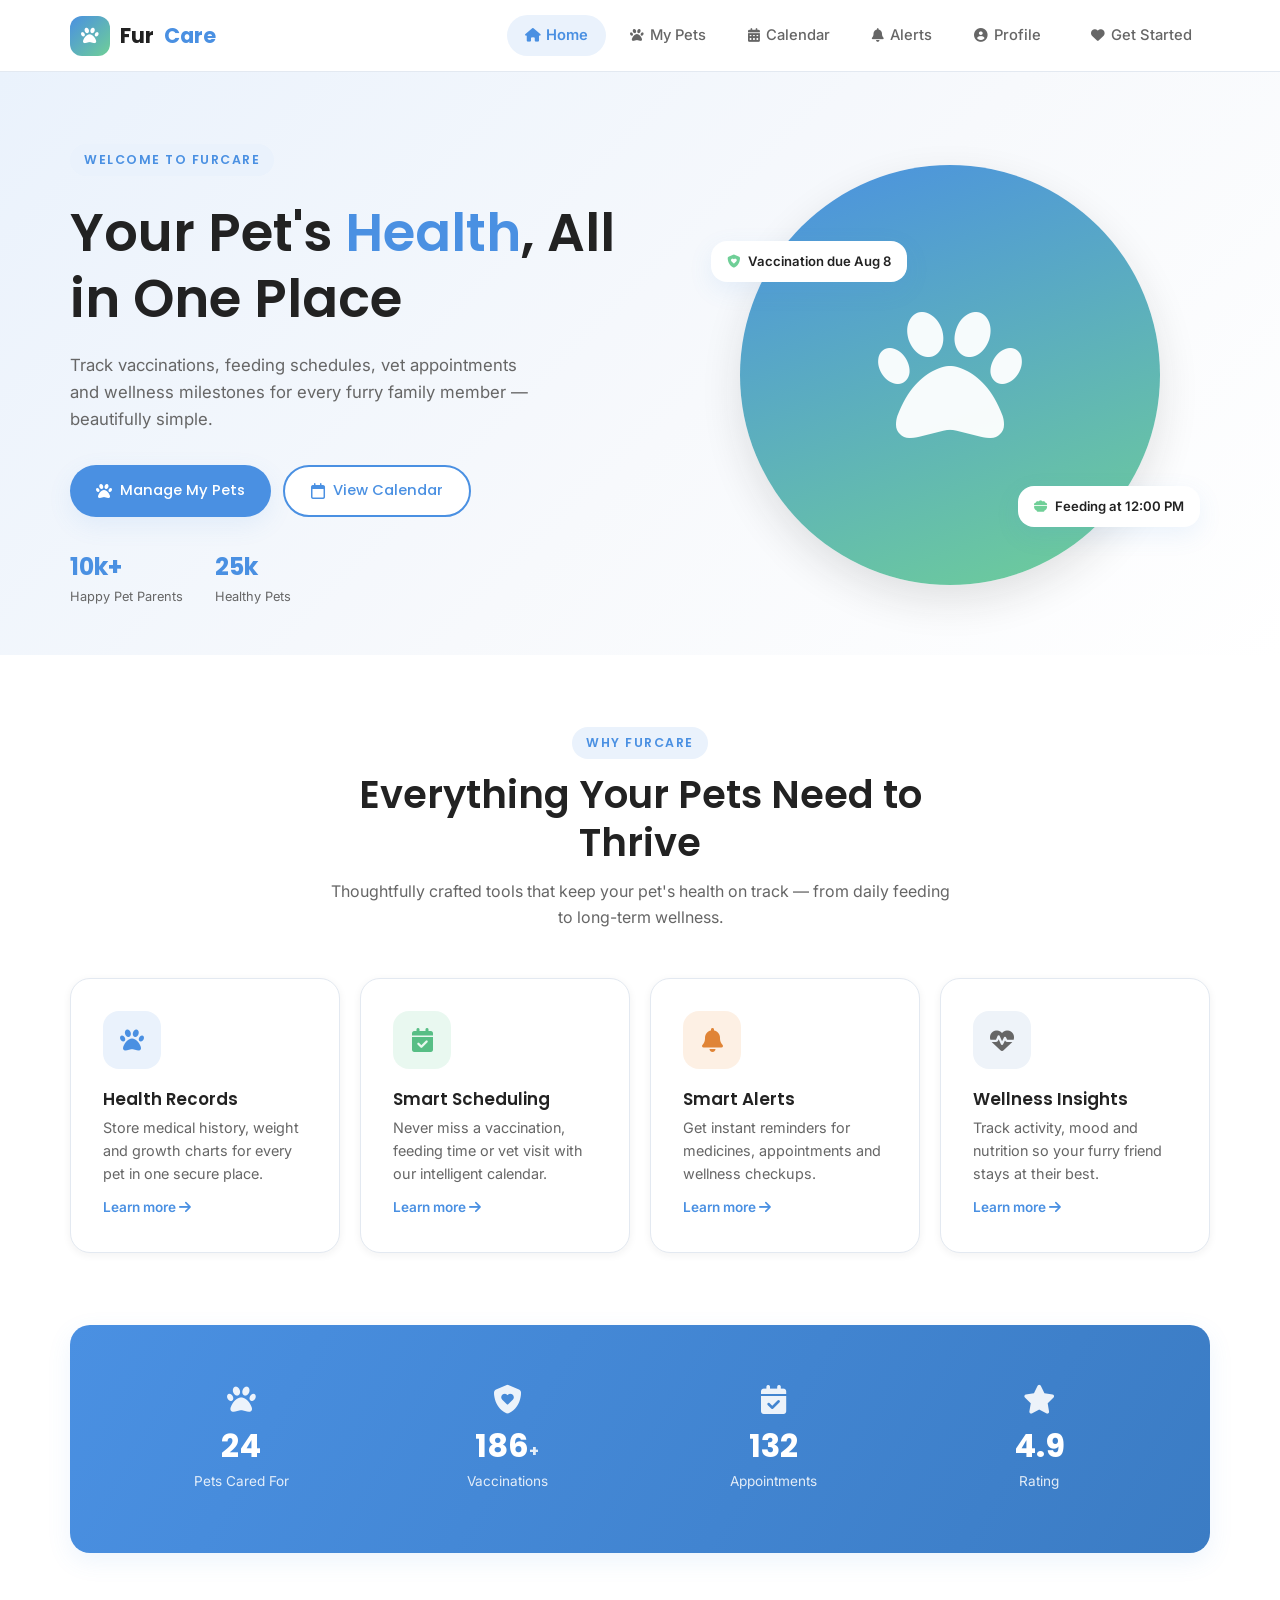
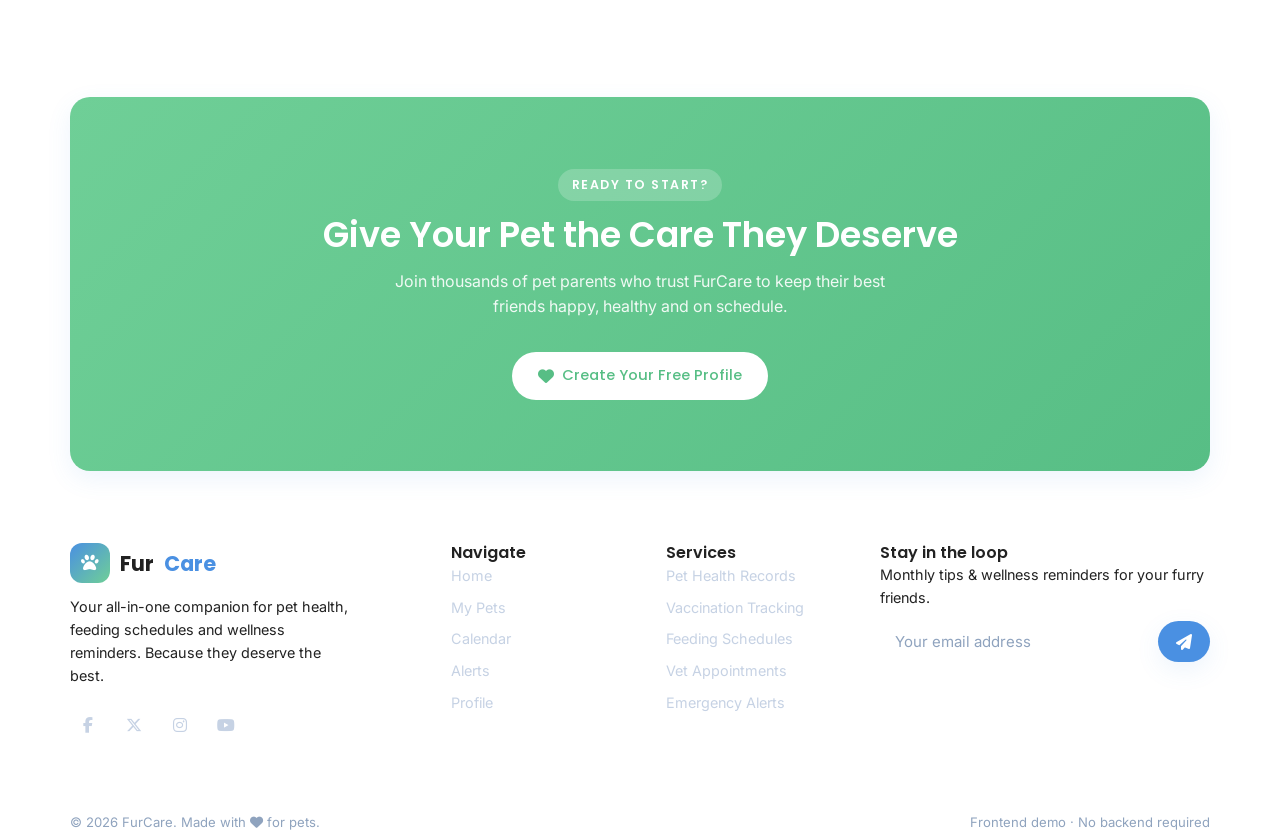
<file: index.html>
<!DOCTYPE html>
<!-- ============================================================
  FurCare — Home Page
  A pet care & health management dashboard (frontend only).
  Navbar, footer, feature cards and stats are rendered by
  js/script.js from JavaScript data arrays.
  ============================================================ -->
<html lang="en">
<head>
  <meta charset="UTF-8">
  <meta name="viewport" content="width=device-width, initial-scale=1.0">
  <meta name="description" content="FurCare — the all-in-one pet care and health management companion.">
  <title>FurCare · Home</title>

  <!-- Google Fonts: Poppins (headings) + Inter (body) -->
  <link rel="preconnect" href="https://fonts.googleapis.com">
  <link rel="preconnect" href="https://fonts.gstatic.com" crossorigin>
  <link href="https://fonts.googleapis.com/css2?family=Inter:wght@400;500;600&family=Poppins:wght@400;500;600;700&display=swap" rel="stylesheet">

  <!-- Font Awesome icons -->
  <link rel="stylesheet" href="https://cdnjs.cloudflare.com/ajax/libs/font-awesome/6.5.2/css/all.min.css">

  <!-- Local stylesheet -->
  <link rel="stylesheet" href="css/style.css">
</head>
<body>

  <!-- Navbar is rendered dynamically by script.js -->
  <header></header>

  <main>
    <!-- ============ HERO SECTION ============ -->
    <section class="hero" aria-label="Welcome to FurCare">
      <div class="container">
        <div class="hero-content reveal visible">
          <span class="section-eyebrow">Welcome to FurCare</span>
          <h1>Your Pet's <span class="highlight">Health</span>, All in One Place</h1>
          <p>
            Track vaccinations, feeding schedules, vet appointments and wellness
            milestones for every furry family member — beautifully simple.
          </p>
          <div class="hero-actions">
            <a href="pets.html" class="btn btn-primary">
              <i class="fa-solid fa-paw"></i> Manage My Pets
            </a>
            <a href="calendar.html" class="btn btn-outline">
              <i class="fa-regular fa-calendar"></i> View Calendar
            </a>
          </div>
          <div class="hero-stats">
            <div>
              <div class="stat-num">10k+</div>
              <div class="stat-label">Happy Pet Parents</div>
            </div>
            <div>
              <div class="stat-num">25k</div>
              <div class="stat-label">Healthy Pets</div>
            </div>
          </div>
        </div>

        <!-- Decorative illustration -->
        <div class="hero-visual reveal visible">
          <div class="hero-paw" aria-hidden="true">
            <i class="fa-solid fa-paw"></i>
          </div>
          <div class="hero-float-card card-1">
            <i class="fa-solid fa-shield-heart"></i> Vaccination due Aug 8
          </div>
          <div class="hero-float-card card-2">
            <i class="fa-solid fa-bowl-food"></i> Feeding at 12:00 PM
          </div>
        </div>
      </div>
    </section>

    <!-- ============ FEATURES SECTION ============ -->
    <section class="section" aria-label="Features">
      <div class="container">
        <div class="section-header reveal">
          <span class="section-eyebrow">Why FurCare</span>
          <h2>Everything Your Pets Need to Thrive</h2>
          <p>
            Thoughtfully crafted tools that keep your pet's health on track —
            from daily feeding to long-term wellness.
          </p>
        </div>

        <!-- Feature cards injected by renderFeatures() -->
        <div class="grid grid-4" id="featuresGrid"></div>
      </div>
    </section>

    <!-- ============ STATISTICS SECTION ============ -->
    <section class="section section--tight" aria-label="Platform statistics">
      <div class="container">
        <!-- Stat cards injected by renderStats() -->
        <div class="stats-band grid grid-4" id="statsBand"></div>
      </div>
    </section>

    <!-- ============ CALL TO ACTION ============ -->
    <section class="section" aria-label="Get started">
      <div class="container">
        <div class="cta-section reveal">
          <span class="section-eyebrow eyebrow-light">Ready to start?</span>
          <h2>Give Your Pet the Care They Deserve</h2>
          <p>
            Join thousands of pet parents who trust FurCare to keep their best
            friends happy, healthy and on schedule.
          </p>
          <a href="profile.html" class="btn">
            <i class="fa-solid fa-heart"></i> Create Your Free Profile
          </a>
        </div>
      </div>
    </section>
  </main>

  <!-- Footer is rendered dynamically by script.js -->
  <footer></footer>

  <!-- Application script -->
  <script src="js/script.js"></script>
</body>
</html>
</file>
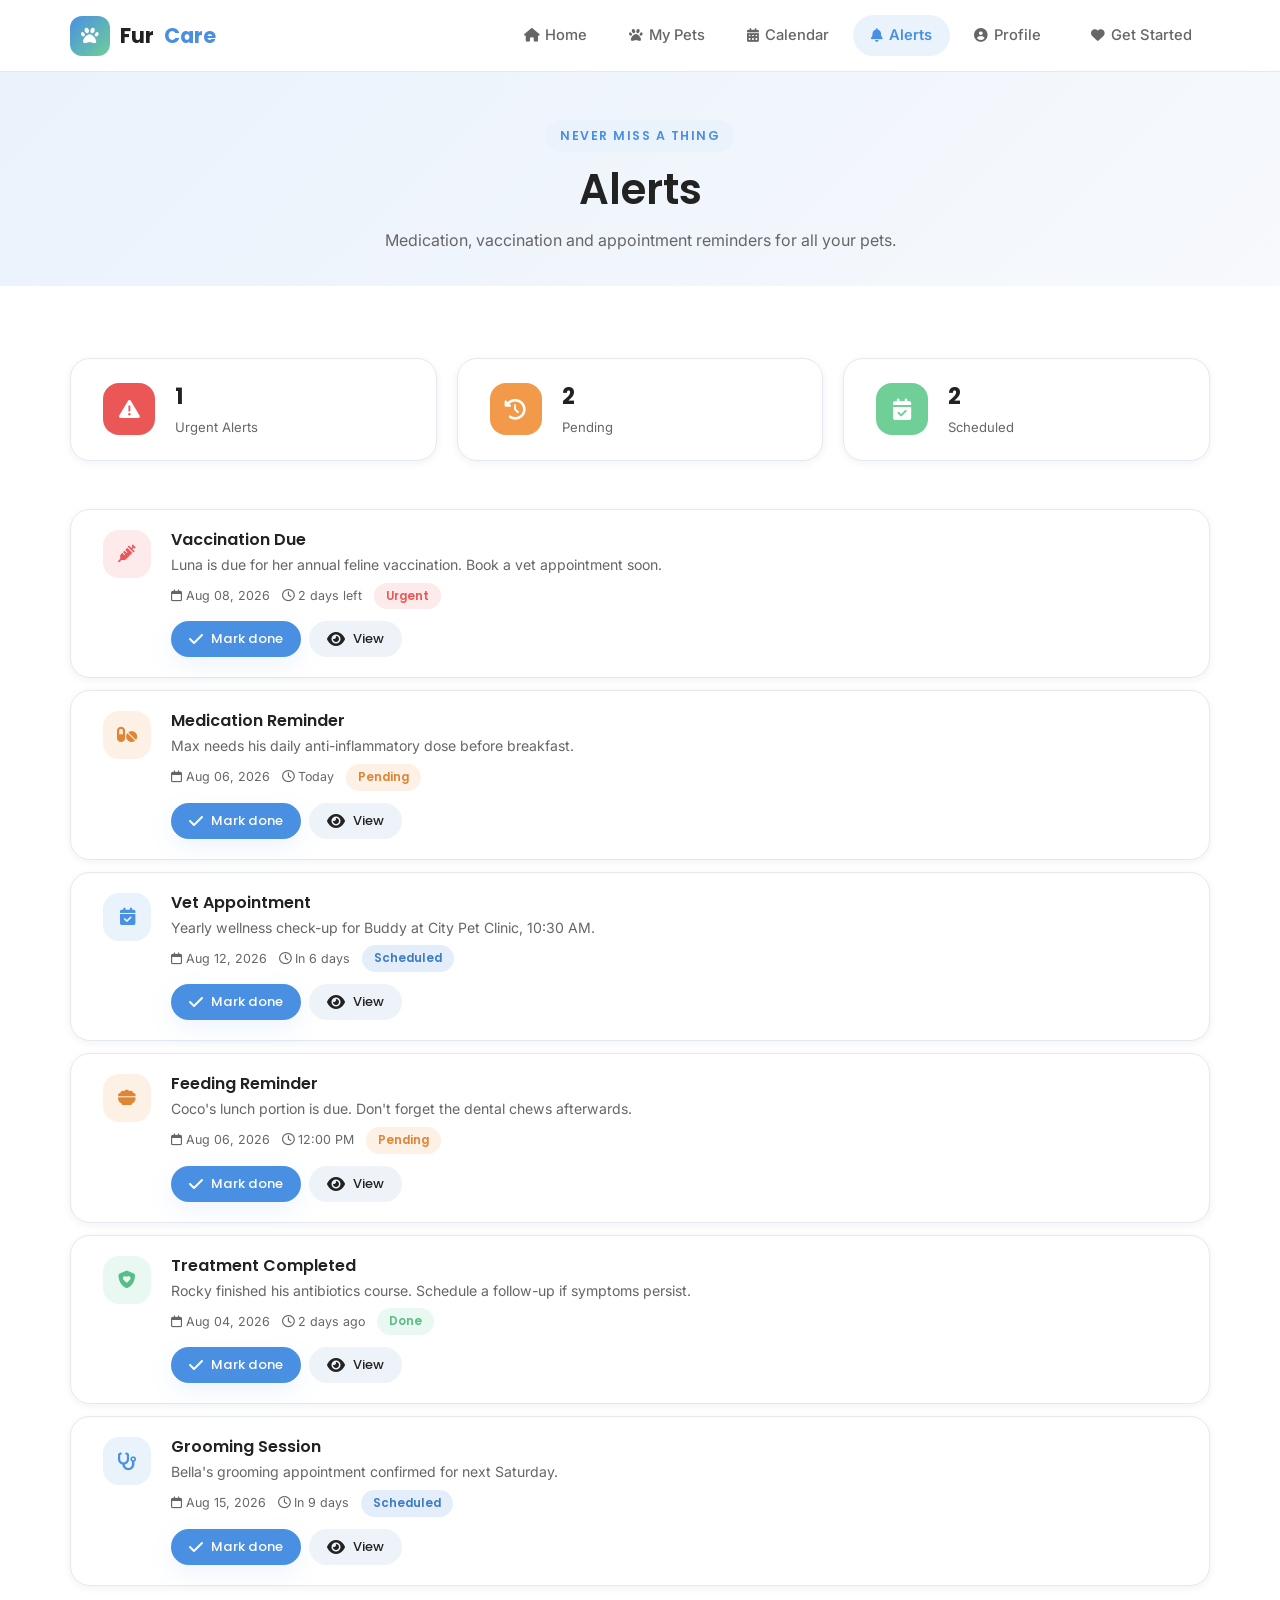
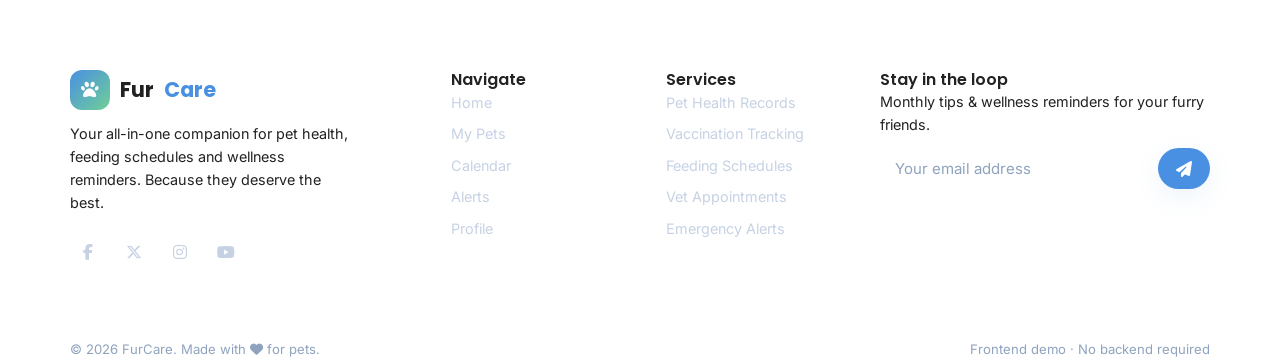
<file: alerts.html>
<!DOCTYPE html>
<!-- ============================================================
  FurCare — Alerts Page
  Summary cards and alert cards are generated dynamically by
  js/script.js (renderAlertSummary / renderAlertCards).
  ============================================================ -->
<html lang="en">
<head>
  <meta charset="UTF-8">
  <meta name="viewport" content="width=device-width, initial-scale=1.0">
  <meta name="description" content="View medication, vaccination and appointment alerts for your pets.">
  <title>FurCare · Alerts</title>

  <!-- Google Fonts: Poppins (headings) + Inter (body) -->
  <link rel="preconnect" href="https://fonts.googleapis.com">
  <link rel="preconnect" href="https://fonts.gstatic.com" crossorigin>
  <link href="https://fonts.googleapis.com/css2?family=Inter:wght@400;500;600&family=Poppins:wght@400;500;600;700&display=swap" rel="stylesheet">

  <!-- Font Awesome icons -->
  <link rel="stylesheet" href="https://cdnjs.cloudflare.com/ajax/libs/font-awesome/6.5.2/css/all.min.css">

  <!-- Local stylesheet -->
  <link rel="stylesheet" href="css/style.css">
</head>
<body>

  <!-- Navbar is rendered dynamically by script.js -->
  <header></header>

  <main>
    <!-- ============ PAGE HEADER ============ -->
    <div class="page-header">
      <div class="container">
        <span class="section-eyebrow">Never Miss a Thing</span>
        <h1>Alerts</h1>
        <p>Medication, vaccination and appointment reminders for all your pets.</p>
      </div>
    </div>

    <section class="section" aria-label="Alerts overview">
      <div class="container">

        <!-- Summary cards injected by renderAlertSummary() -->
        <div class="alerts-summary" id="alertsSummary"></div>

        <!-- Alert cards injected by renderAlertCards() -->
        <div id="alertsList"></div>

      </div>
    </section>
  </main>

  <!-- Footer is rendered dynamically by script.js -->
  <footer></footer>

  <!-- Application script -->
  <script src="js/script.js"></script>
</body>
</html>
</file>
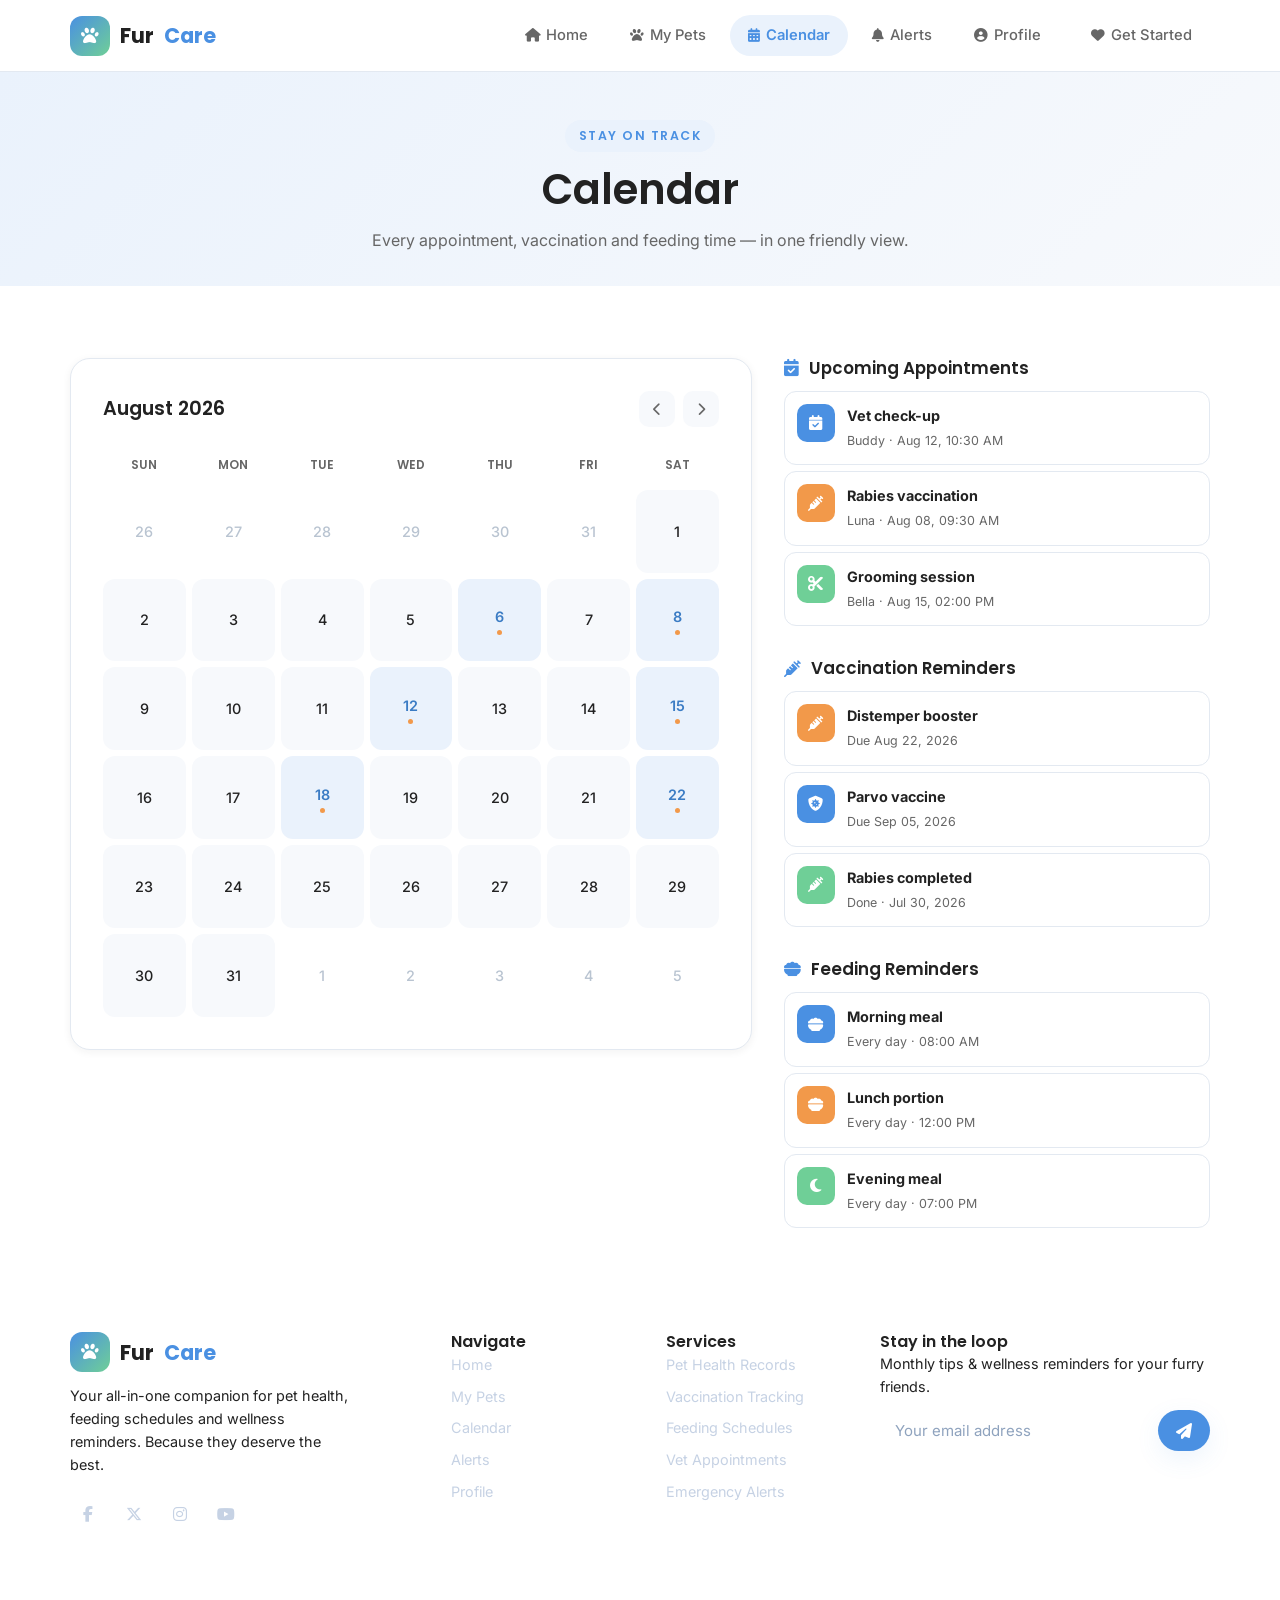
<file: calendar.html>
<!DOCTYPE html>
<!-- ============================================================
  FurCare — Calendar Page
  The monthly calendar grid and all reminder lists are generated
  by js/script.js (renderCalendar / renderReminderList).
  ============================================================ -->
<html lang="en">
<head>
  <meta charset="UTF-8">
  <meta name="viewport" content="width=device-width, initial-scale=1.0">
  <meta name="description" content="Track appointments, vaccinations and feeding schedules with the FurCare calendar.">
  <title>FurCare · Calendar</title>

  <!-- Google Fonts: Poppins (headings) + Inter (body) -->
  <link rel="preconnect" href="https://fonts.googleapis.com">
  <link rel="preconnect" href="https://fonts.gstatic.com" crossorigin>
  <link href="https://fonts.googleapis.com/css2?family=Inter:wght@400;500;600&family=Poppins:wght@400;500;600;700&display=swap" rel="stylesheet">

  <!-- Font Awesome icons -->
  <link rel="stylesheet" href="https://cdnjs.cloudflare.com/ajax/libs/font-awesome/6.5.2/css/all.min.css">

  <!-- Local stylesheet -->
  <link rel="stylesheet" href="css/style.css">
</head>
<body>

  <!-- Navbar is rendered dynamically by script.js -->
  <header></header>

  <main>
    <!-- ============ PAGE HEADER ============ -->
    <div class="page-header">
      <div class="container">
        <span class="section-eyebrow">Stay On Track</span>
        <h1>Calendar</h1>
        <p>Every appointment, vaccination and feeding time — in one friendly view.</p>
      </div>
    </div>

    <section class="section" aria-label="Calendar and reminders">
      <div class="container">
        <div class="calendar-layout">

          <!-- ============ MONTHLY CALENDAR ============ -->
          <div class="card calendar-card reveal">
            <div class="calendar-header">
              <h3 id="calendarMonthLabel">Month</h3>
              <div class="calendar-nav">
                <button id="prevMonthBtn" aria-label="Previous month">
                  <i class="fa-solid fa-chevron-left"></i>
                </button>
                <button id="nextMonthBtn" aria-label="Next month">
                  <i class="fa-solid fa-chevron-right"></i>
                </button>
              </div>
            </div>

            <!-- Weekday labels -->
            <div class="calendar-weekdays" aria-hidden="true">
              <span>Sun</span>
              <span>Mon</span>
              <span>Tue</span>
              <span>Wed</span>
              <span>Thu</span>
              <span>Fri</span>
              <span>Sat</span>
            </div>

            <!-- Days injected by renderCalendar() -->
            <div class="calendar-days" id="calendarDays"></div>
          </div>

          <!-- ============ SIDE REMINDER PANELS ============ -->
          <aside aria-label="Reminders">
            <div class="reminder-section">
              <h3><i class="fa-solid fa-calendar-check"></i> Upcoming Appointments</h3>
              <div id="upcomingList"></div>
            </div>

            <div class="reminder-section">
              <h3><i class="fa-solid fa-syringe"></i> Vaccination Reminders</h3>
              <div id="vaccinationList"></div>
            </div>

            <div class="reminder-section">
              <h3><i class="fa-solid fa-bowl-food"></i> Feeding Reminders</h3>
              <div id="feedingList"></div>
            </div>
          </aside>

        </div>
      </div>
    </section>
  </main>

  <!-- Footer is rendered dynamically by script.js -->
  <footer></footer>

  <!-- Application script -->
  <script src="js/script.js"></script>
</body>
</html>
</file>
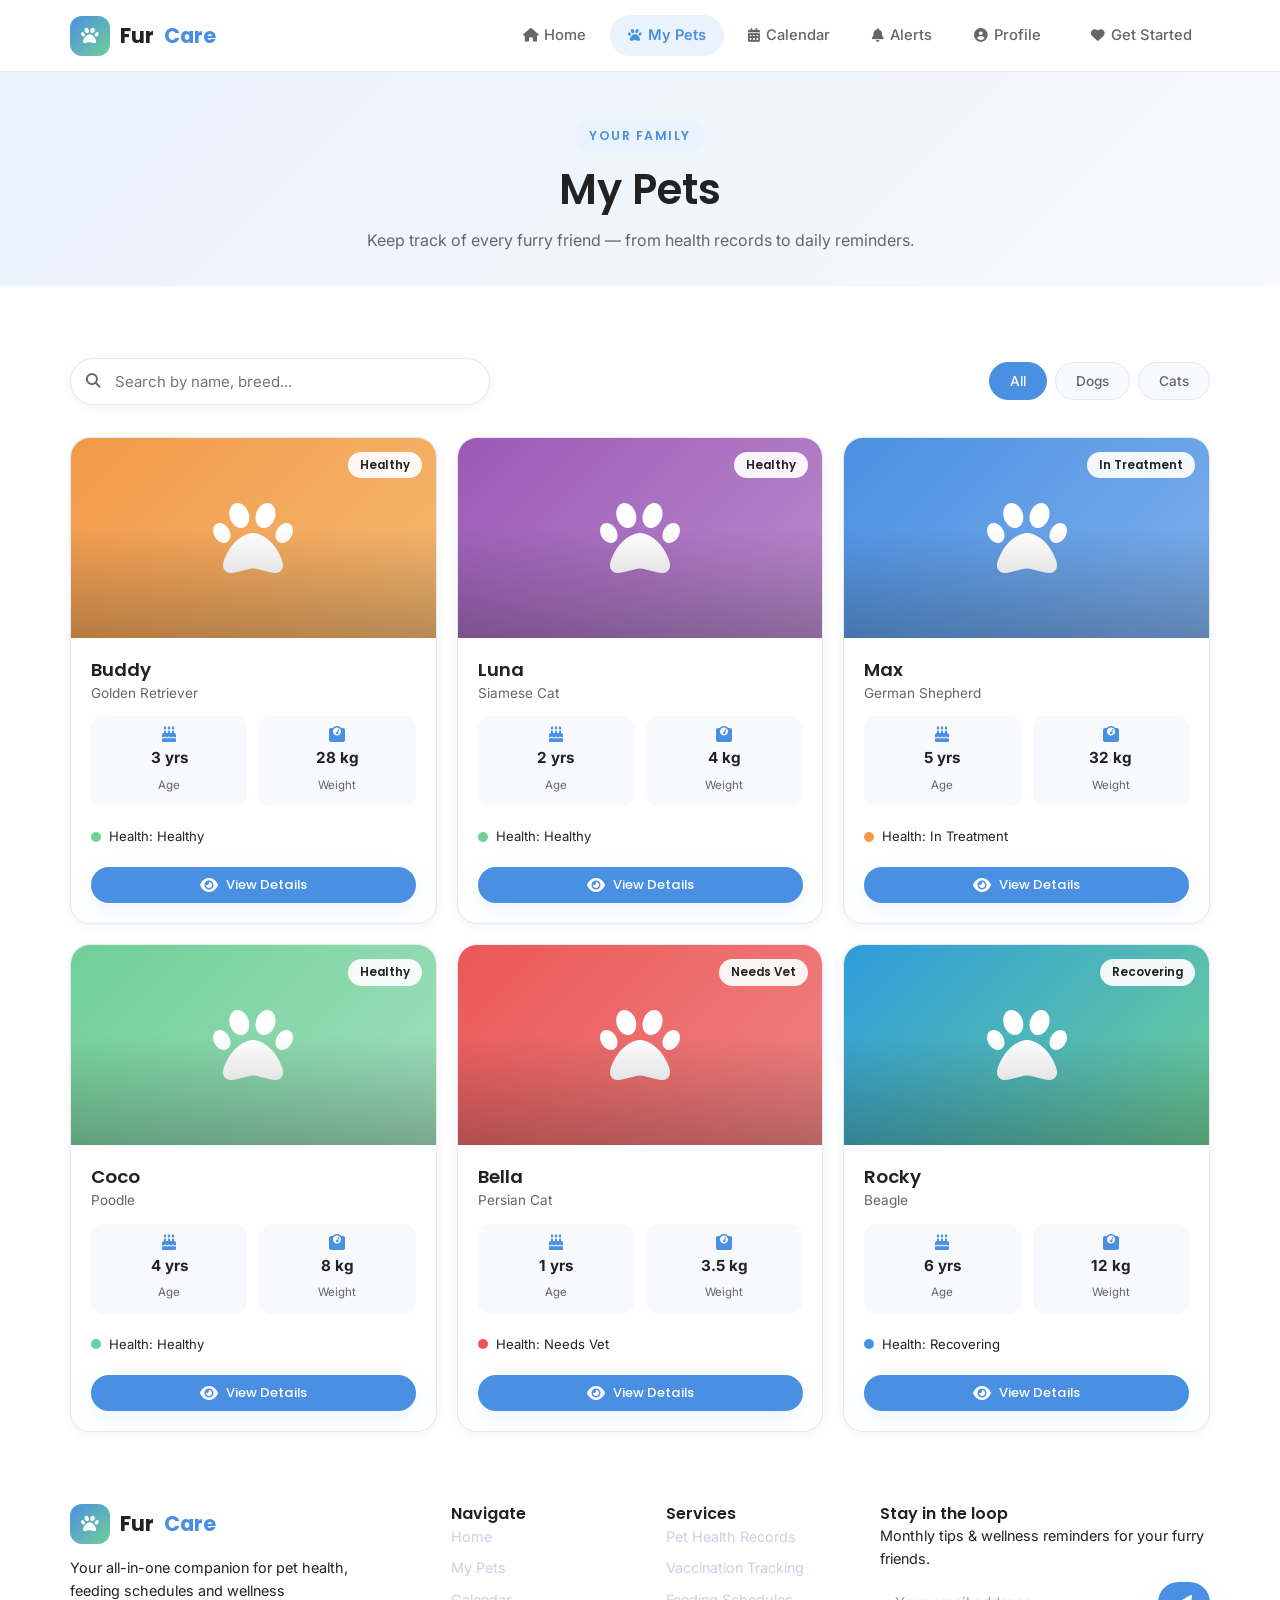
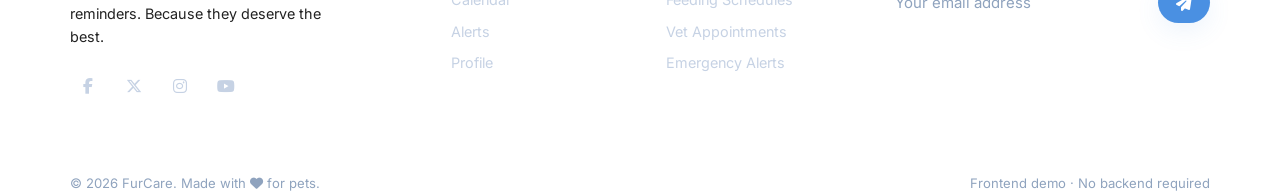
<file: pets.html>
<!DOCTYPE html>
<!-- ============================================================
  FurCare — My Pets Page
  Pet cards, search bar and filter buttons are all rendered
  dynamically by js/script.js (renderPetToolbar / renderPetCards).
  ============================================================ -->
<html lang="en">
<head>
  <meta charset="UTF-8">
  <meta name="viewport" content="width=device-width, initial-scale=1.0">
  <meta name="description" content="Manage your pets' health records, weight and status with FurCare.">
  <title>FurCare · My Pets</title>

  <!-- Google Fonts: Poppins (headings) + Inter (body) -->
  <link rel="preconnect" href="https://fonts.googleapis.com">
  <link rel="preconnect" href="https://fonts.gstatic.com" crossorigin>
  <link href="https://fonts.googleapis.com/css2?family=Inter:wght@400;500;600&family=Poppins:wght@400;500;600;700&display=swap" rel="stylesheet">

  <!-- Font Awesome icons -->
  <link rel="stylesheet" href="https://cdnjs.cloudflare.com/ajax/libs/font-awesome/6.5.2/css/all.min.css">

  <!-- Local stylesheet -->
  <link rel="stylesheet" href="css/style.css">
</head>
<body>

  <!-- Navbar is rendered dynamically by script.js -->
  <header></header>

  <main>
    <!-- ============ PAGE HEADER ============ -->
    <div class="page-header">
      <div class="container">
        <span class="section-eyebrow">Your Family</span>
        <h1>My Pets</h1>
        <p>Keep track of every furry friend — from health records to daily reminders.</p>
      </div>
    </div>

    <section class="section" aria-label="Pets list">
      <div class="container">
        <!-- Search bar + filter buttons injected by renderPetToolbar() -->
        <div class="pets-toolbar" id="petsToolbar"></div>

        <!-- Pet cards injected by renderPetCards() -->
        <div class="grid grid-3" id="petsGrid"></div>
      </div>
    </section>
  </main>

  <!-- Footer is rendered dynamically by script.js -->
  <footer></footer>

  <!-- Application script -->
  <script src="js/script.js"></script>
</body>
</html>
</file>
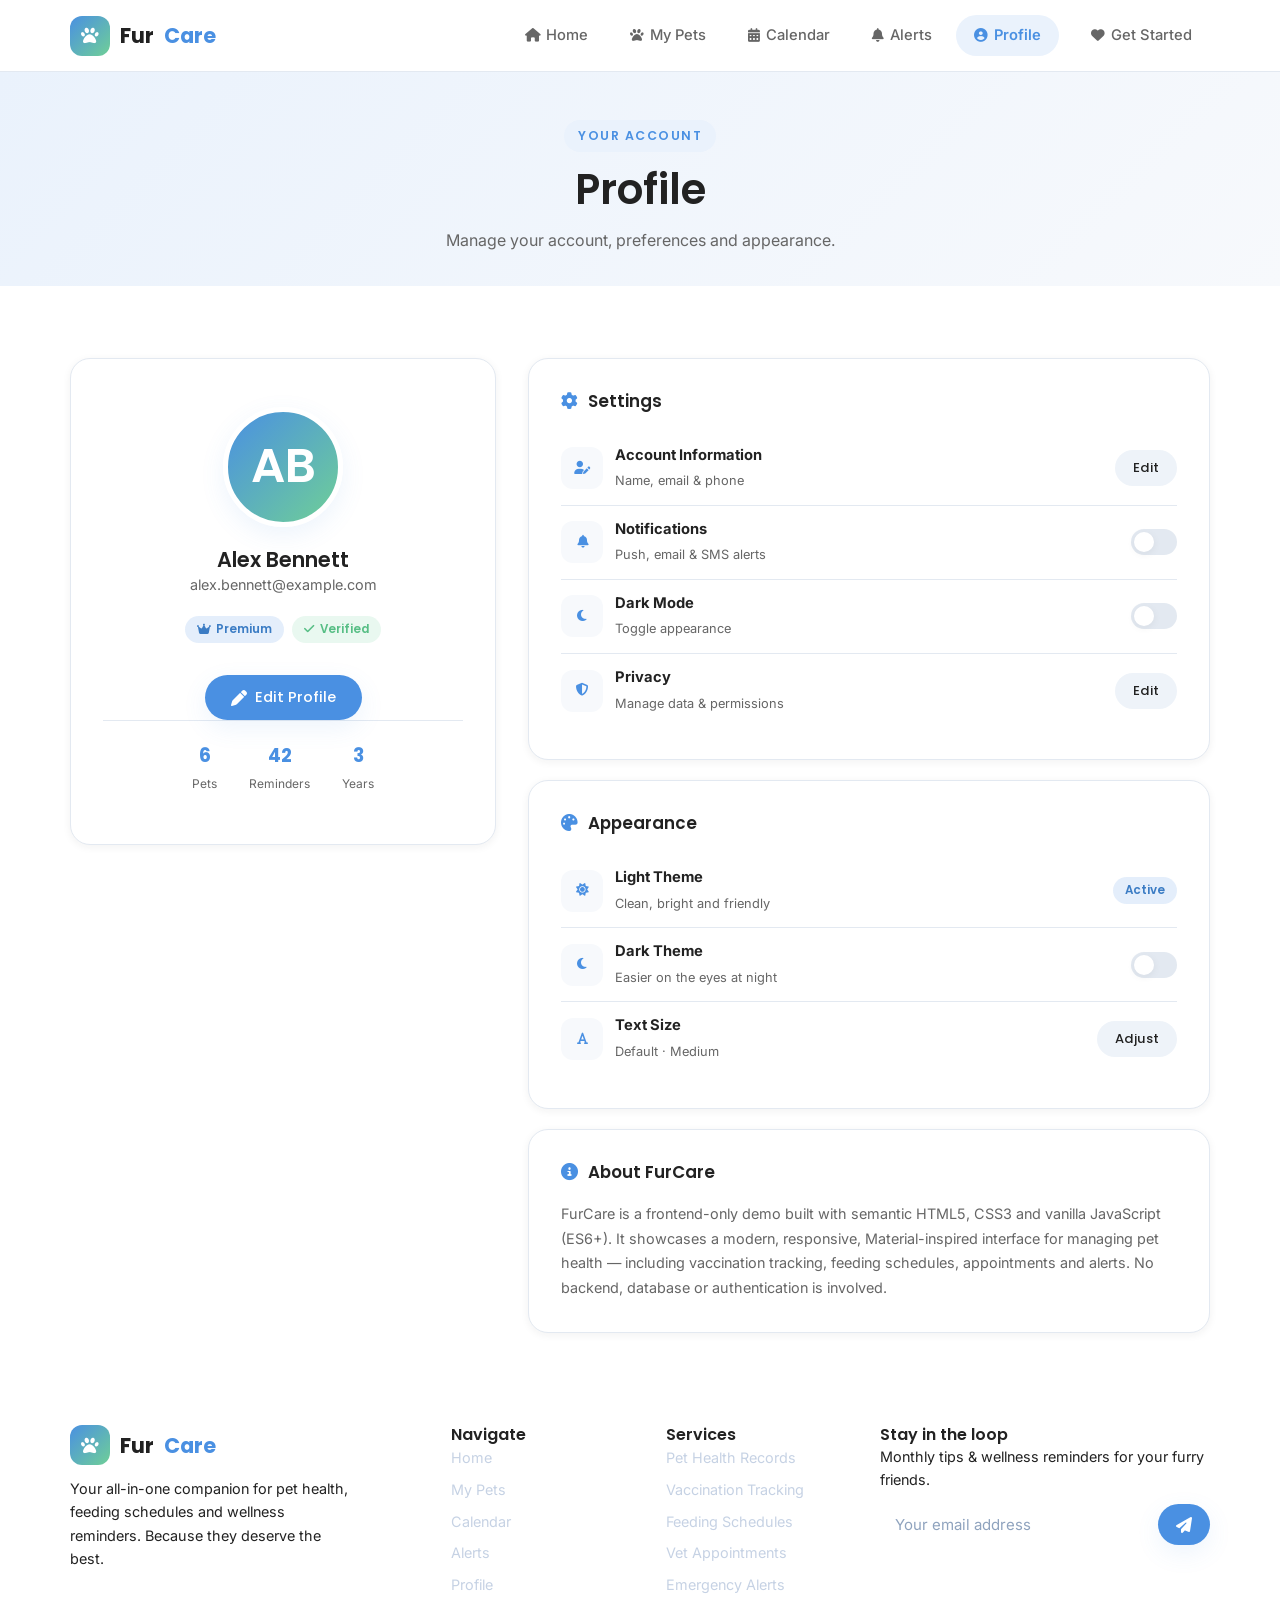
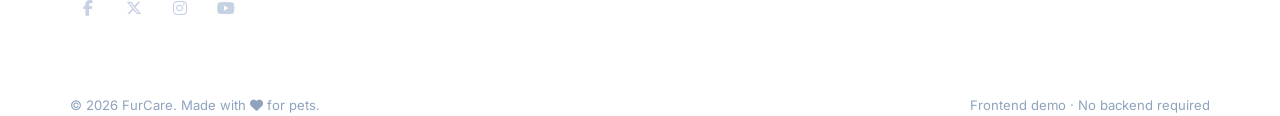
<file: profile.html>
<!DOCTYPE html>
<!-- ============================================================
  FurCare — Profile Page
  Settings cards and toggle switches are generated dynamically
  by js/script.js (renderProfileSettings).
  ============================================================ -->
<html lang="en">
<head>
  <meta charset="UTF-8">
  <meta name="viewport" content="width=device-width, initial-scale=1.0">
  <meta name="description" content="Manage your FurCare account, appearance and preferences.">
  <title>FurCare · Profile</title>

  <!-- Google Fonts: Poppins (headings) + Inter (body) -->
  <link rel="preconnect" href="https://fonts.googleapis.com">
  <link rel="preconnect" href="https://fonts.gstatic.com" crossorigin>
  <link href="https://fonts.googleapis.com/css2?family=Inter:wght@400;500;600&family=Poppins:wght@400;500;600;700&display=swap" rel="stylesheet">

  <!-- Font Awesome icons -->
  <link rel="stylesheet" href="https://cdnjs.cloudflare.com/ajax/libs/font-awesome/6.5.2/css/all.min.css">

  <!-- Local stylesheet -->
  <link rel="stylesheet" href="css/style.css">
</head>
<body>

  <!-- Navbar is rendered dynamically by script.js -->
  <header></header>

  <main>
    <!-- ============ PAGE HEADER ============ -->
    <div class="page-header">
      <div class="container">
        <span class="section-eyebrow">Your Account</span>
        <h1>Profile</h1>
        <p>Manage your account, preferences and appearance.</p>
      </div>
    </div>

    <section class="section" aria-label="Profile details">
      <div class="container">
        <div class="profile-layout">

          <!-- ============ IDENTITY CARD ============ -->
          <div class="card profile-card reveal">
            <div class="profile-avatar">AB</div>
            <h2>Alex Bennett</h2>
            <p class="profile-email">alex.bennett@example.com</p>

            <div class="profile-badges">
              <span class="badge badge-info"><i class="fa-solid fa-crown"></i> Premium</span>
              <span class="badge badge-success"><i class="fa-solid fa-check"></i> Verified</span>
            </div>

            <button class="btn btn-primary">
              <i class="fa-solid fa-pen"></i> Edit Profile
            </button>

            <div class="profile-stats-row">
              <div>
                <strong>6</strong>
                <span>Pets</span>
              </div>
              <div>
                <strong>42</strong>
                <span>Reminders</span>
              </div>
              <div>
                <strong>3</strong>
                <span>Years</span>
              </div>
            </div>
          </div>

          <!-- ============ SETTINGS + ABOUT ============ -->
          <div>
            <!-- Settings list injected by renderProfileSettings() -->
            <div class="card profile-panel reveal">
              <h3><i class="fa-solid fa-gear"></i> Settings</h3>
              <div id="settingsList"></div>
            </div>

            <!-- Appearance card -->
            <div class="card profile-panel reveal">
              <h3><i class="fa-solid fa-palette"></i> Appearance</h3>
              <div class="setting-item">
                <div class="setting-label">
                  <span class="setting-icon"><i class="fa-solid fa-sun"></i></span>
                  <div><strong>Light Theme</strong><span>Clean, bright and friendly</span></div>
                </div>
                <span class="badge badge-info">Active</span>
              </div>
              <div class="setting-item">
                <div class="setting-label">
                  <span class="setting-icon"><i class="fa-solid fa-moon"></i></span>
                  <div><strong>Dark Theme</strong><span>Easier on the eyes at night</span></div>
                </div>
                <button class="toggle theme-toggle" aria-label="Toggle dark theme" aria-pressed="false"></button>
              </div>
              <div class="setting-item">
                <div class="setting-label">
                  <span class="setting-icon"><i class="fa-solid fa-font"></i></span>
                  <div><strong>Text Size</strong><span>Default · Medium</span></div>
                </div>
                <button class="btn btn-ghost btn-sm">Adjust</button>
              </div>
            </div>

            <!-- About card -->
            <div class="card profile-panel reveal">
              <h3><i class="fa-solid fa-circle-info"></i> About FurCare</h3>
              <p class="about-text">
                FurCare is a frontend-only demo built with semantic HTML5, CSS3 and
                vanilla JavaScript (ES6+). It showcases a modern, responsive,
                Material-inspired interface for managing pet health — including
                vaccination tracking, feeding schedules, appointments and alerts.
                No backend, database or authentication is involved.
              </p>
            </div>
          </div>

        </div>
      </div>
    </section>
  </main>

  <!-- Footer is rendered dynamically by script.js -->
  <footer></footer>

  <!-- Application script -->
  <script src="js/script.js"></script>
</body>
</html>
</file>
<file: css/style.css>
/* ============================================================
   FurCare - Global Stylesheet
   A premium, Material-inspired pet care & health management UI
   ------------------------------------------------------------
   TABLE OF CONTENTS
   01. Design Tokens (CSS Variables)
   02. Reset & Base
   03. Utilities (container, grid, buttons, badges)
   04. Navigation Bar
   05. Footer
   06. Page Hero / Page Header
   07. Home Page Sections
   08. Pets Page
   09. Calendar Page
   10. Alerts Page
   11. Profile Page
   12. Animations & Effects
   13. Responsive Breakpoints
   ============================================================ */

/* ============================================================
   01. DESIGN TOKENS
   ============================================================ */
:root {
  /* Brand colors */
  --primary: #4A90E2;
  --primary-dark: #3B7CC4;
  --primary-light: #EAF2FC;
  --secondary: #6FCF97;
  --secondary-dark: #57BE85;
  --accent: #F2994A;
  --accent-dark: #E08436;

  /* Neutral colors */
  --background: #FFFFFF;
  --surface: #F7F9FC;
  --surface-2: #EEF3F9;
  --text: #222222;
  --text-secondary: #666666;
  --border: #E3E9F1;
  --white: #FFFFFF;

  /* Status colors */
  --success: #6FCF97;
  --warning: #F2994A;
  --danger: #EB5757;
  --info: #4A90E2;

  /* Radius & shadows */
  --radius-lg: 20px;
  --radius-md: 16px;
  --radius-sm: 12px;
  --shadow-sm: 0 2px 8px rgba(34, 34, 34, 0.06);
  --shadow-md: 0 8px 24px rgba(74, 144, 226, 0.10);
  --shadow-lg: 0 16px 40px rgba(34, 34, 34, 0.12);

  /* Spacing */
  --space-xs: 6px;
  --space-sm: 12px;
  --space-md: 20px;
  --space-lg: 32px;
  --space-xl: 48px;
  --space-xxl: 72px;

  /* Typography */
  --font-heading: 'Poppins', 'Segoe UI', sans-serif;
  --font-body: 'Inter', 'Segoe UI', sans-serif;

  /* Misc */
  --transition: all 0.3s cubic-bezier(0.4, 0, 0.2, 1);
  --nav-height: 72px;
}

/* ============================================================
   02. RESET & BASE
   ============================================================ */
*,
*::before,
*::after {
  margin: 0;
  padding: 0;
  box-sizing: border-box;
}

html {
  scroll-behavior: smooth;
}

body {
  font-family: var(--font-body);
  font-size: 16px;
  line-height: 1.6;
  color: var(--text);
  background-color: var(--background);
  -webkit-font-smoothing: antialiased;
  transition: background-color 0.3s ease, color 0.3s ease;
}

h1, h2, h3, h4, h5, h6 {
  font-family: var(--font-heading);
  font-weight: 600;
  line-height: 1.25;
  color: var(--text);
}

a {
  text-decoration: none;
  color: inherit;
  transition: var(--transition);
}

ul, ol {
  list-style: none;
}

img, svg {
  max-width: 100%;
  display: block;
}

button {
  font-family: var(--font-body);
  cursor: pointer;
  border: none;
  background: none;
}

input, select, textarea {
  font-family: var(--font-body);
  font-size: 15px;
  color: var(--text);
}

main {
  min-height: calc(100vh - var(--nav-height) - 380px);
}

/* ============================================================
   03. UTILITIES
   ============================================================ */
.container {
  width: 100%;
  max-width: 1180px;
  margin: 0 auto;
  padding: 0 var(--space-md);
}

.section {
  padding: var(--space-xxl) 0;
}

.section-header {
  text-align: center;
  max-width: 620px;
  margin: 0 auto var(--space-xl);
}

.section-header h2 {
  font-size: clamp(1.7rem, 3.5vw, 2.4rem);
  margin-bottom: var(--space-sm);
}

.section-header p {
  color: var(--text-secondary);
}

/* Utilities to avoid inline styles */
.section--tight {
  padding-top: 0;
}

.eyebrow-light {
  color: var(--white) !important;
  background: rgba(255, 255, 255, 0.2) !important;
}

.section-eyebrow {
  display: inline-block;
  font-family: var(--font-heading);
  font-size: 0.78rem;
  font-weight: 600;
  letter-spacing: 1.5px;
  text-transform: uppercase;
  color: var(--primary);
  background: var(--primary-light);
  padding: 6px 14px;
  border-radius: 100px;
  margin-bottom: var(--space-sm);
}

.page-header {
  background: linear-gradient(135deg, var(--primary-light), var(--surface));
  padding: var(--space-xl) 0 var(--space-lg);
  text-align: center;
}

.page-header h1 {
  font-size: clamp(1.8rem, 4vw, 2.6rem);
}

.page-header p {
  color: var(--text-secondary);
  max-width: 560px;
  margin: var(--space-sm) auto 0;
}

/* Grid system */
.grid {
  display: grid;
  gap: var(--space-md);
}

.grid-3 {
  grid-template-columns: repeat(3, 1fr);
}

.grid-2 {
  grid-template-columns: repeat(2, 1fr);
}

.grid-4 {
  grid-template-columns: repeat(4, 1fr);
}

/* Buttons */
.btn {
  display: inline-flex;
  align-items: center;
  justify-content: center;
  gap: 8px;
  font-family: var(--font-heading);
  font-size: 0.92rem;
  font-weight: 500;
  padding: 12px 26px;
  border-radius: 100px;
  transition: var(--transition);
  will-change: transform;
}

.btn i {
  font-size: 1rem;
}

.btn-primary {
  background: var(--primary);
  color: var(--white);
  box-shadow: var(--shadow-md);
}

.btn-primary:hover {
  background: var(--primary-dark);
  transform: translateY(-3px);
  box-shadow: var(--shadow-lg);
}

.btn-secondary {
  background: var(--secondary);
  color: var(--white);
  box-shadow: var(--shadow-md);
}

.btn-secondary:hover {
  background: var(--secondary-dark);
  transform: translateY(-3px);
}

.btn-accent {
  background: var(--accent);
  color: var(--white);
  box-shadow: var(--shadow-md);
}

.btn-accent:hover {
  background: var(--accent-dark);
  transform: translateY(-3px);
}

.btn-outline {
  background: var(--white);
  color: var(--primary);
  border: 2px solid var(--primary);
}

.btn-outline:hover {
  background: var(--primary);
  color: var(--white);
  transform: translateY(-3px);
}

.btn-ghost {
  background: var(--surface-2);
  color: var(--text);
}

.btn-ghost:hover {
  background: var(--border);
  transform: translateY(-2px);
}

.btn-sm {
  padding: 8px 18px;
  font-size: 0.82rem;
}

/* Cards */
.card {
  background: var(--white);
  border: 1px solid var(--border);
  border-radius: var(--radius-lg);
  box-shadow: var(--shadow-sm);
  transition: var(--transition);
}

.card:hover {
  transform: translateY(-6px);
  box-shadow: var(--shadow-md);
}

/* Badges */
.badge {
  display: inline-flex;
  align-items: center;
  gap: 6px;
  font-size: 0.74rem;
  font-weight: 600;
  font-family: var(--font-heading);
  padding: 4px 12px;
  border-radius: 100px;
  white-space: nowrap;
}

.badge-success { background: rgba(111, 207, 151, 0.15); color: var(--secondary-dark); }
.badge-warning { background: rgba(242, 153, 74, 0.15); color: var(--accent-dark); }
.badge-danger  { background: rgba(235, 87, 87, 0.12);  color: var(--danger); }
.badge-info    { background: rgba(74, 144, 226, 0.15); color: var(--primary-dark); }

/* ============================================================
   04. NAVIGATION BAR
   ============================================================ */
.navbar {
  position: sticky;
  top: 0;
  z-index: 1000;
  background: rgba(255, 255, 255, 0.92);
  backdrop-filter: blur(12px);
  border-bottom: 1px solid var(--border);
  height: var(--nav-height);
}

.navbar .container {
  display: flex;
  align-items: center;
  justify-content: space-between;
  height: 100%;
}

.nav-logo {
  display: flex;
  align-items: center;
  gap: 10px;
  font-family: var(--font-heading);
  font-size: 1.3rem;
  font-weight: 700;
}

.nav-logo .logo-icon {
  width: 40px;
  height: 40px;
  display: flex;
  align-items: center;
  justify-content: center;
  border-radius: 12px;
  background: linear-gradient(135deg, var(--primary), var(--secondary));
  color: var(--white);
  font-size: 1.1rem;
}

.nav-logo span {
  color: var(--primary);
}

.nav-links {
  display: flex;
  align-items: center;
  gap: 6px;
}

.nav-links a {
  font-size: 0.92rem;
  font-weight: 500;
  color: var(--text-secondary);
  padding: 9px 18px;
  border-radius: 100px;
  position: relative;
}

.nav-links a i {
  margin-right: 6px;
  font-size: 0.85rem;
}

.nav-links a:hover {
  color: var(--primary);
  background: var(--primary-light);
}

.nav-links a.active {
  color: var(--primary);
  background: var(--primary-light);
  font-weight: 600;
}

.nav-cta {
  margin-left: 8px;
}

/* Mobile hamburger */
.nav-toggle {
  display: none;
  width: 44px;
  height: 44px;
  border-radius: 12px;
  background: var(--surface-2);
  color: var(--text);
  font-size: 1.2rem;
  align-items: center;
  justify-content: center;
}

/* ============================================================
   05. FOOTER
   ============================================================ */
.footer {
  background: #1B2A41;
  color: #C6D2E4;
  padding: var(--space-xxl) 0 var(--space-md);
  margin-top: var(--space-xxl);
}

.footer-grid {
  display: grid;
  grid-template-columns: 2fr 1fr 1fr 1.4fr;
  gap: var(--space-xl);
  margin-bottom: var(--space-xl);
}

.footer-brand p {
  margin: var(--space-sm) 0 var(--space-md);
  font-size: 0.9rem;
  max-width: 280px;
}

.footer .nav-logo {
  color: var(--white);
}

.footer-logo-accent {
  color: var(--secondary);
}

.footer h4 {
  color: var(--white);
  font-size: 0.95rem;
  margin-bottom: var(--space-md);
}

.footer-links li {
  margin-bottom: var(--space-xs);
}

.footer-links a {
  color: #C6D2E4;
  font-size: 0.9rem;
}

.footer-links a:hover {
  color: var(--secondary);
  padding-left: 4px;
}

.footer-newsletter p {
  font-size: 0.9rem;
  margin-bottom: var(--space-sm);
}

.newsletter-form {
  display: flex;
  gap: 8px;
}

.newsletter-form input {
  flex: 1;
  padding: 10px 14px;
  border-radius: var(--radius-sm);
  border: 1px solid rgba(255, 255, 255, 0.15);
  background: rgba(255, 255, 255, 0.08);
  color: var(--white);
  outline: none;
}

.newsletter-form input::placeholder {
  color: #8FA3BE;
}

.newsletter-form input:focus {
  border-color: var(--secondary);
}

.footer-bottom {
  display: flex;
  align-items: center;
  justify-content: space-between;
  flex-wrap: wrap;
  gap: var(--space-sm);
  border-top: 1px solid rgba(255, 255, 255, 0.1);
  padding-top: var(--space-md);
  font-size: 0.82rem;
  color: #8FA3BE;
}

.social-links {
  display: flex;
  gap: 10px;
}

.social-links a {
  width: 36px;
  height: 36px;
  display: flex;
  align-items: center;
  justify-content: center;
  border-radius: 10px;
  background: rgba(255, 255, 255, 0.08);
  color: #C6D2E4;
}

.social-links a:hover {
  background: var(--primary);
  color: var(--white);
  transform: translateY(-3px);
}

/* ============================================================
   06. HOME PAGE SECTIONS
   ============================================================ */

/* Hero */
.hero {
  position: relative;
  background: linear-gradient(135deg, var(--primary-light) 0%, var(--surface) 55%, var(--background) 100%);
  padding: var(--space-xxl) 0 var(--space-xl);
  overflow: hidden;
}

.hero .container {
  display: grid;
  grid-template-columns: 1.1fr 1fr;
  gap: var(--space-xl);
  align-items: center;
}

.hero-content h1 {
  font-size: clamp(2rem, 5vw, 3.3rem);
  margin: var(--space-sm) 0 var(--space-md);
}

.hero-content h1 .highlight {
  color: var(--primary);
}

.hero-content p {
  color: var(--text-secondary);
  font-size: 1.05rem;
  max-width: 480px;
  margin-bottom: var(--space-lg);
}

.hero-actions {
  display: flex;
  gap: var(--space-sm);
  flex-wrap: wrap;
  margin-bottom: var(--space-lg);
}

.hero-stats {
  display: flex;
  gap: var(--space-lg);
}

.hero-stats .stat-num {
  font-family: var(--font-heading);
  font-size: 1.5rem;
  font-weight: 700;
  color: var(--primary);
}

.hero-stats .stat-label {
  font-size: 0.8rem;
  color: var(--text-secondary);
}

.hero-visual {
  position: relative;
  display: flex;
  justify-content: center;
}

.hero-paw {
  width: 100%;
  max-width: 420px;
  height: 420px;
  background: linear-gradient(160deg, var(--primary), var(--secondary));
  border-radius: 50%;
  display: flex;
  align-items: center;
  justify-content: center;
  color: rgba(255, 255, 255, 0.95);
  font-size: 9rem;
  box-shadow: var(--shadow-lg);
  animation: float 5s ease-in-out infinite;
}

.hero-float-card {
  position: absolute;
  background: var(--white);
  border-radius: var(--radius-md);
  box-shadow: var(--shadow-md);
  padding: 10px 16px;
  font-size: 0.82rem;
  font-weight: 600;
  display: flex;
  align-items: center;
  gap: 8px;
  animation: float 6s ease-in-out infinite;
}

.hero-float-card i {
  color: var(--secondary);
}

.hero-float-card.card-1 { top: 18%; left: 4%; }
.hero-float-card.card-2 { bottom: 14%; right: 2%; animation-delay: 1.5s; }

/* Feature cards */
.feature-card {
  text-align: left;
  padding: var(--space-lg);
}

.feature-icon {
  width: 58px;
  height: 58px;
  display: flex;
  align-items: center;
  justify-content: center;
  border-radius: var(--radius-md);
  font-size: 1.5rem;
  margin-bottom: var(--space-md);
}

.feature-icon.c-1 { background: var(--primary-light); color: var(--primary); }
.feature-icon.c-2 { background: rgba(111, 207, 151, 0.15); color: var(--secondary-dark); }
.feature-icon.c-3 { background: rgba(242, 153, 74, 0.15); color: var(--accent-dark); }
.feature-icon.c-4 { background: var(--surface-2); color: var(--text-secondary); }

.feature-card h3 {
  font-size: 1.05rem;
  margin-bottom: var(--space-xs);
}

.feature-card p {
  font-size: 0.9rem;
  color: var(--text-secondary);
}

.feature-card .feature-link {
  display: inline-block;
  margin-top: var(--space-sm);
  font-size: 0.85rem;
  font-weight: 600;
  color: var(--primary);
}

.feature-card .feature-link i {
  transition: var(--transition);
}

.feature-card:hover .feature-link i {
  transform: translateX(4px);
}

/* Stats band */
.stats-band {
  background: var(--primary);
  background: linear-gradient(120deg, var(--primary), var(--primary-dark));
  border-radius: var(--radius-lg);
  padding: var(--space-xl);
  box-shadow: var(--shadow-md);
}

.stat-card {
  text-align: center;
  color: var(--white);
  padding: var(--space-sm);
}

.stat-card i {
  font-size: 1.8rem;
  opacity: 0.9;
  margin-bottom: var(--space-xs);
}

.stat-card .stat-num {
  font-family: var(--font-heading);
  font-size: 2rem;
  font-weight: 700;
}

.stat-card .stat-num span {
  font-size: 1rem;
  opacity: 0.85;
}

.stat-card .stat-label {
  font-size: 0.85rem;
  opacity: 0.85;
}

/* CTA section */
.cta-section {
  text-align: center;
  background: linear-gradient(135deg, var(--secondary) 0%, var(--secondary-dark) 100%);
  border-radius: var(--radius-lg);
  padding: var(--space-xxl) var(--space-lg);
  color: var(--white);
  box-shadow: var(--shadow-md);
}

.cta-section h2 {
  color: var(--white);
  font-size: clamp(1.6rem, 3.5vw, 2.2rem);
  margin-bottom: var(--space-sm);
}

.cta-section p {
  opacity: 0.9;
  max-width: 520px;
  margin: 0 auto var(--space-lg);
}

.cta-section .btn {
  background: var(--white);
  color: var(--secondary-dark);
}

.cta-section .btn:hover {
  transform: translateY(-3px);
  box-shadow: var(--shadow-lg);
}

/* ============================================================
   07. PETS PAGE
   ============================================================ */
.pets-toolbar {
  display: flex;
  align-items: center;
  justify-content: space-between;
  flex-wrap: wrap;
  gap: var(--space-md);
  margin-bottom: var(--space-lg);
}

.search-box {
  position: relative;
  flex: 1;
  min-width: 240px;
  max-width: 420px;
}

.search-box i {
  position: absolute;
  left: 16px;
  top: 50%;
  transform: translateY(-50%);
  color: var(--text-secondary);
  font-size: 0.9rem;
}

.search-box input {
  width: 100%;
  padding: 13px 18px 13px 44px;
  border-radius: 100px;
  border: 1px solid var(--border);
  background: var(--white);
  box-shadow: var(--shadow-sm);
  outline: none;
  transition: var(--transition);
}

.search-box input:focus {
  border-color: var(--primary);
  box-shadow: 0 0 0 4px rgba(74, 144, 226, 0.15);
}

.filter-group {
  display: flex;
  gap: 8px;
  flex-wrap: wrap;
}

.filter-btn {
  padding: 10px 20px;
  border-radius: 100px;
  font-size: 0.85rem;
  font-weight: 500;
  color: var(--text-secondary);
  background: var(--surface);
  border: 1px solid var(--border);
  transition: var(--transition);
}

.filter-btn:hover {
  border-color: var(--primary);
  color: var(--primary);
}

.filter-btn.active {
  background: var(--primary);
  color: var(--white);
  border-color: var(--primary);
}

/* Pet card */
.pet-card {
  display: flex;
  flex-direction: column;
  overflow: hidden;
  text-align: left;
}

.pet-media {
  position: relative;
  height: 200px;
  display: flex;
  align-items: center;
  justify-content: center;
  color: var(--white);
  font-size: 5rem;
  overflow: hidden;
}

.pet-media::after {
  content: '';
  position: absolute;
  inset: 0;
  background: linear-gradient(to top, rgba(0, 0, 0, 0.25), transparent 55%);
}

.pet-media .badge {
  position: absolute;
  top: 14px;
  right: 14px;
  z-index: 2;
  background: rgba(255, 255, 255, 0.92);
  color: var(--text);
}

/* Pet card color themes (used instead of inline styles) */
.pet-media.theme-1 { background: linear-gradient(135deg, #F2994A, #F5B971); }
.pet-media.theme-2 { background: linear-gradient(135deg, #9B59B6, #BB8BCE); }
.pet-media.theme-3 { background: linear-gradient(135deg, #4A90E2, #7FB0EC); }
.pet-media.theme-4 { background: linear-gradient(135deg, #6FCF97, #A2E0BE); }
.pet-media.theme-5 { background: linear-gradient(135deg, #EB5757, #F18484); }
.pet-media.theme-6 { background: linear-gradient(135deg, #2D9CDB, #6FCF97); }

.pet-body {
  padding: var(--space-md);
  flex: 1;
  display: flex;
  flex-direction: column;
}

.pet-body h3 {
  font-size: 1.15rem;
  margin-bottom: 2px;
}

.pet-breed {
  font-size: 0.85rem;
  color: var(--text-secondary);
  margin-bottom: var(--space-sm);
}

.pet-meta {
  display: grid;
  grid-template-columns: repeat(2, 1fr);
  gap: var(--space-sm);
  margin-bottom: var(--space-md);
}

.pet-meta-item {
  background: var(--surface);
  border-radius: var(--radius-sm);
  padding: 10px;
  text-align: center;
}

.pet-meta-item i {
  display: block;
  color: var(--primary);
  font-size: 1rem;
  margin-bottom: 4px;
}

.pet-meta-item strong {
  display: block;
  font-size: 0.95rem;
}

.pet-meta-item span {
  font-size: 0.72rem;
  color: var(--text-secondary);
}

.pet-health {
  display: flex;
  align-items: center;
  gap: 8px;
  font-size: 0.82rem;
  margin-bottom: var(--space-md);
}

.pet-health .health-dot {
  width: 10px;
  height: 10px;
  border-radius: 50%;
}

.health-dot.success { background: var(--success); }
.health-dot.warning { background: var(--warning); }
.health-dot.danger  { background: var(--danger); }
.health-dot.info    { background: var(--info); }

.pet-card .btn {
  margin-top: auto;
  width: 100%;
}

/* Empty state */
.empty-state {
  text-align: center;
  padding: var(--space-xl);
  grid-column: 1 / -1;
  color: var(--text-secondary);
}

.empty-state i {
  font-size: 3rem;
  color: var(--border);
  margin-bottom: var(--space-sm);
}

/* ============================================================
   08. CALENDAR PAGE
   ============================================================ */
.calendar-layout {
  display: grid;
  grid-template-columns: 1.6fr 1fr;
  gap: var(--space-lg);
  align-items: start;
}

.calendar-card {
  padding: var(--space-lg);
}

.calendar-header {
  display: flex;
  align-items: center;
  justify-content: space-between;
  margin-bottom: var(--space-md);
}

.calendar-header h3 {
  font-size: 1.2rem;
}

.calendar-nav {
  display: flex;
  gap: 8px;
}

.calendar-nav button {
  width: 36px;
  height: 36px;
  border-radius: 10px;
  background: var(--surface);
  color: var(--text-secondary);
  transition: var(--transition);
}

.calendar-nav button:hover {
  background: var(--primary);
  color: var(--white);
}

.calendar-weekdays {
  display: grid;
  grid-template-columns: repeat(7, 1fr);
  gap: 6px;
  margin-bottom: 8px;
}

.calendar-weekdays span {
  text-align: center;
  font-size: 0.75rem;
  font-weight: 600;
  font-family: var(--font-heading);
  color: var(--text-secondary);
  text-transform: uppercase;
  padding: 8px 0;
}

.calendar-days {
  display: grid;
  grid-template-columns: repeat(7, 1fr);
  gap: 6px;
}

.calendar-day {
  position: relative;
  aspect-ratio: 1 / 1;
  display: flex;
  flex-direction: column;
  align-items: center;
  justify-content: center;
  border-radius: var(--radius-sm);
  font-size: 0.9rem;
  font-weight: 500;
  color: var(--text);
  background: var(--surface);
  transition: var(--transition);
  cursor: pointer;
}

.calendar-day:hover {
  background: var(--primary-light);
  color: var(--primary);
}

.calendar-day.other-month {
  color: #B9C4D1;
  background: transparent;
}

.calendar-day.today {
  background: var(--primary);
  color: var(--white);
  font-weight: 600;
  box-shadow: var(--shadow-md);
}

.calendar-day.has-event {
  background: var(--primary-light);
  color: var(--primary-dark);
  font-weight: 600;
}

.calendar-day .day-dot {
  width: 5px;
  height: 5px;
  border-radius: 50%;
  background: var(--accent);
  margin-top: 2px;
}

/* Reminder lists (right column) */
.reminder-section {
  margin-bottom: var(--space-lg);
}

.reminder-section h3 {
  display: flex;
  align-items: center;
  gap: 10px;
  font-size: 1.05rem;
  margin-bottom: var(--space-sm);
}

.reminder-section h3 i {
  color: var(--primary);
}

.reminder-item {
  display: flex;
  align-items: flex-start;
  gap: var(--space-sm);
  padding: var(--space-sm);
  background: var(--white);
  border: 1px solid var(--border);
  border-radius: var(--radius-sm);
  margin-bottom: var(--space-xs);
  transition: var(--transition);
}

.reminder-item:hover {
  box-shadow: var(--shadow-sm);
  transform: translateX(4px);
}

.reminder-icon {
  width: 38px;
  height: 38px;
  min-width: 38px;
  border-radius: 10px;
  display: flex;
  align-items: center;
  justify-content: center;
  color: var(--white);
  font-size: 0.95rem;
}

.reminder-icon.r-info    { background: var(--primary); }
.reminder-icon.r-success { background: var(--secondary); }
.reminder-icon.r-warning { background: var(--accent); }

.reminder-content strong {
  display: block;
  font-size: 0.9rem;
}

.reminder-content span {
  font-size: 0.78rem;
  color: var(--text-secondary);
}

/* ============================================================
   09. ALERTS PAGE
   ============================================================ */
.alerts-summary {
  display: grid;
  grid-template-columns: repeat(3, 1fr);
  gap: var(--space-md);
  margin-bottom: var(--space-xl);
}

.alert-summary-card {
  display: flex;
  align-items: center;
  gap: var(--space-md);
  padding: var(--space-md) var(--space-lg);
}

.alert-summary-card i {
  width: 52px;
  height: 52px;
  min-width: 52px;
  border-radius: var(--radius-md);
  display: flex;
  align-items: center;
  justify-content: center;
  font-size: 1.3rem;
  color: var(--white);
}

.alert-summary-card.i-1 i { background: var(--danger); }
.alert-summary-card.i-2 i { background: var(--accent); }
.alert-summary-card.i-3 i { background: var(--secondary); }

.alert-summary-card strong {
  display: block;
  font-family: var(--font-heading);
  font-size: 1.4rem;
}

.alert-summary-card span {
  font-size: 0.82rem;
  color: var(--text-secondary);
}

.alert-card {
  display: flex;
  align-items: flex-start;
  gap: var(--space-md);
  padding: var(--space-md) var(--space-lg);
  margin-bottom: var(--space-sm);
  text-align: left;
}

.alert-card:hover {
  border-color: var(--primary);
}

.alert-card .alert-icon {
  width: 48px;
  height: 48px;
  min-width: 48px;
  border-radius: var(--radius-md);
  display: flex;
  align-items: center;
  justify-content: center;
  font-size: 1.1rem;
}

.alert-icon.type-info    { background: var(--primary-light); color: var(--primary); }
.alert-icon.type-warning { background: rgba(242, 153, 74, 0.15); color: var(--accent-dark); }
.alert-icon.type-danger  { background: rgba(235, 87, 87, 0.12); color: var(--danger); }
.alert-icon.type-success { background: rgba(111, 207, 151, 0.15); color: var(--secondary-dark); }

.alert-card h4 {
  font-size: 1rem;
  margin-bottom: 4px;
}

.alert-card p {
  font-size: 0.88rem;
  color: var(--text-secondary);
  margin-bottom: var(--space-xs);
}

.alert-meta {
  display: flex;
  align-items: center;
  gap: var(--space-sm);
  font-size: 0.78rem;
  color: var(--text-secondary);
}

.alert-meta i {
  margin-right: 4px;
}

.alert-actions {
  display: flex;
  gap: 8px;
  margin-top: var(--space-sm);
}

/* ============================================================
   10. PROFILE PAGE
   ============================================================ */
.profile-layout {
  display: grid;
  grid-template-columns: 1fr 1.6fr;
  gap: var(--space-lg);
  align-items: start;
}

.profile-card {
  text-align: center;
  padding: var(--space-xl) var(--space-lg);
}

.profile-avatar {
  width: 120px;
  height: 120px;
  margin: 0 auto var(--space-md);
  border-radius: 50%;
  background: linear-gradient(135deg, var(--primary), var(--secondary));
  display: flex;
  align-items: center;
  justify-content: center;
  color: var(--white);
  font-size: 3rem;
  font-family: var(--font-heading);
  font-weight: 600;
  border: 5px solid var(--white);
  box-shadow: var(--shadow-md);
}

.profile-card h2 {
  font-size: 1.3rem;
}

.profile-card .profile-email {
  color: var(--text-secondary);
  font-size: 0.9rem;
  margin-bottom: var(--space-md);
}

.profile-badges {
  display: flex;
  justify-content: center;
  gap: 8px;
  margin-bottom: var(--space-lg);
}

.profile-stats-row {
  display: flex;
  justify-content: center;
  gap: var(--space-lg);
  border-top: 1px solid var(--border);
  padding-top: var(--space-md);
}

.profile-stats-row strong {
  display: block;
  font-family: var(--font-heading);
  font-size: 1.15rem;
  color: var(--primary);
}

.profile-stats-row span {
  font-size: 0.75rem;
  color: var(--text-secondary);
}

.profile-panel {
  padding: var(--space-lg);
  margin-bottom: var(--space-md);
}

.profile-panel h3 {
  display: flex;
  align-items: center;
  gap: 10px;
  font-size: 1.05rem;
  margin-bottom: var(--space-md);
}

.profile-panel h3 i {
  color: var(--primary);
}

.setting-item {
  display: flex;
  align-items: center;
  justify-content: space-between;
  gap: var(--space-md);
  padding: var(--space-sm) 0;
  border-bottom: 1px solid var(--border);
}

.setting-item:last-child {
  border-bottom: none;
}

.setting-label {
  display: flex;
  align-items: center;
  gap: var(--space-sm);
}

.setting-label .setting-icon {
  width: 42px;
  height: 42px;
  min-width: 42px;
  border-radius: 12px;
  background: var(--surface);
  color: var(--primary);
  display: flex;
  align-items: center;
  justify-content: center;
}

.setting-label strong {
  display: block;
  font-size: 0.92rem;
}

.setting-label span {
  font-size: 0.8rem;
  color: var(--text-secondary);
}

/* Toggle switch */
.toggle {
  position: relative;
  width: 46px;
  height: 26px;
  min-width: 46px;
  background: var(--border);
  border-radius: 100px;
  transition: var(--transition);
}

.toggle::after {
  content: '';
  position: absolute;
  top: 3px;
  left: 3px;
  width: 20px;
  height: 20px;
  border-radius: 50%;
  background: var(--white);
  box-shadow: var(--shadow-sm);
  transition: var(--transition);
}

.toggle.on {
  background: var(--secondary);
}

.toggle.on::after {
  transform: translateX(20px);
}

.about-text {
  font-size: 0.9rem;
  color: var(--text-secondary);
  line-height: 1.7;
}

/* ============================================================
   11. ANIMATIONS & EFFECTS
   ============================================================ */
@keyframes float {
  0%, 100% { transform: translateY(0); }
  50% { transform: translateY(-16px); }
}

/* Reveal-on-scroll */
.reveal {
  opacity: 0;
  transform: translateY(30px);
  transition: opacity 0.7s ease, transform 0.7s ease;
}

.reveal.visible {
  opacity: 1;
  transform: translateY(0);
}

/* Stagger helper */
.reveal:nth-child(2) { transition-delay: 0.08s; }
.reveal:nth-child(3) { transition-delay: 0.16s; }
.reveal:nth-child(4) { transition-delay: 0.24s; }
.reveal:nth-child(5) { transition-delay: 0.32s; }
.reveal:nth-child(6) { transition-delay: 0.4s; }

/* Fade-in for dynamically added items */
.fade-in {
  animation: fadeIn 0.5s ease both;
}

@keyframes fadeIn {
  from { opacity: 0; transform: translateY(14px); }
  to { opacity: 1; transform: translateY(0); }
}

/* Staggered entrance for dynamically rendered card lists */
.pet-card:nth-child(2) { animation-delay: 0.05s; }
.pet-card:nth-child(3) { animation-delay: 0.10s; }
.pet-card:nth-child(4) { animation-delay: 0.15s; }
.pet-card:nth-child(5) { animation-delay: 0.20s; }
.pet-card:nth-child(6) { animation-delay: 0.25s; }

.alert-card:nth-child(2) { animation-delay: 0.05s; }
.alert-card:nth-child(3) { animation-delay: 0.10s; }
.alert-card:nth-child(4) { animation-delay: 0.15s; }
.alert-card:nth-child(5) { animation-delay: 0.20s; }
.alert-card:nth-child(6) { animation-delay: 0.25s; }

/* Button press effect */
.btn:active {
  transform: scale(0.96);
}

/* ============================================================
   11b. DARK MODE (data-theme="dark" on <html>)
   Overrides the light design tokens and flips hardcoded
   light surfaces to dark equivalents. Activated via the
   dark-mode toggles on the Profile page (see js/script.js).
   ============================================================ */
html[data-theme="dark"] {
  --background: #12161F;
  --surface: #1A202C;
  --surface-2: #232B3A;
  --text: #E8EDF5;
  --text-secondary: #9AA8BD;
  --border: #2C3546;
  --primary-light: #1E2F45;

  /* Deeper shadows for dark surfaces */
  --shadow-sm: 0 2px 8px rgba(0, 0, 0, 0.35);
  --shadow-md: 0 8px 24px rgba(0, 0, 0, 0.42);
  --shadow-lg: 0 16px 40px rgba(0, 0, 0, 0.55);
}

/* Cards & surfaces */
html[data-theme="dark"] .card {
  background: var(--surface);
  border-color: var(--border);
}

/* Navigation */
html[data-theme="dark"] .navbar {
  background: rgba(18, 22, 31, 0.92);
  border-color: var(--border);
  transition: background-color 0.3s ease;
}

html[data-theme="dark"] .nav-links {
  background: var(--surface);
}

html[data-theme="dark"] .nav-links a:hover,
html[data-theme="dark"] .nav-links a.active {
  background: var(--primary-light);
}

html[data-theme="dark"] .nav-toggle {
  background: var(--surface-2);
  color: var(--text);
}

/* Page header & hero use token-based gradients */
html[data-theme="dark"] .page-header {
  background: linear-gradient(135deg, var(--primary-light), var(--surface));
  transition: background-color 0.3s ease;
}

html[data-theme="dark"] .hero-float-card {
  background: var(--surface);
}

/* Inputs & controls */
html[data-theme="dark"] .search-box input {
  background: var(--surface);
  border-color: var(--border);
}

html[data-theme="dark"] .filter-btn {
  background: var(--surface);
  border-color: var(--border);
  color: var(--text-secondary);
  transition: background-color 0.3s ease, color 0.3s ease, border-color 0.3s ease;
}

html[data-theme="dark"] .filter-btn:hover {
  border-color: var(--primary);
  color: var(--primary);
}

html[data-theme="dark"] .btn-outline {
  background: var(--surface);
}

html[data-theme="dark"] .btn-ghost {
  background: var(--surface-2);
  color: var(--text);
}

/* Calendar */
html[data-theme="dark"] .calendar-nav button {
  background: var(--surface-2);
  color: var(--text-secondary);
  transition: background-color 0.3s ease, color 0.3s ease;
}

html[data-theme="dark"] .calendar-day.has-event {
  background: var(--primary-light);
  color: var(--primary);
}

/* Reminders & alerts */
html[data-theme="dark"] .reminder-item {
  background: var(--surface);
  border-color: var(--border);
}

/* Pet cards */
html[data-theme="dark"] .pet-media .badge {
  background: rgba(26, 32, 44, 0.92);
}

/* Profile */
html[data-theme="dark"] .profile-avatar {
  border-color: var(--surface);
}

html[data-theme="dark"] .setting-icon {
  background: var(--surface-2);
}

/* Toggle switch */
html[data-theme="dark"] .toggle {
  background: var(--border);
}

/* Newsletter input sits on a dark footer already */
html[data-theme="dark"] .newsletter-form input {
  background: rgba(255, 255, 255, 0.06);
}

/* ============================================================
   12. RESPONSIVE BREAKPOINTS
   ============================================================ */
@media (max-width: 1024px) {
  .grid-4 { grid-template-columns: repeat(2, 1fr); }

  .hero .container {
    grid-template-columns: 1fr;
    text-align: center;
  }

  .hero-content p {
    margin-left: auto;
    margin-right: auto;
  }

  .hero-actions,
  .hero-stats {
    justify-content: center;
  }

  .hero-visual {
    margin-top: var(--space-lg);
  }

  .hero-float-card.card-1 { left: 8%; }
  .hero-float-card.card-2 { right: 6%; }

  .calendar-layout {
    grid-template-columns: 1fr;
  }

  .profile-layout {
    grid-template-columns: 1fr;
  }
}

@media (max-width: 768px) {
  .grid-3 { grid-template-columns: repeat(2, 1fr); }

  .footer-grid {
    grid-template-columns: 1fr 1fr;
  }

  .alerts-summary {
    grid-template-columns: 1fr;
  }

  /* Mobile navigation */
  .nav-toggle {
    display: flex;
  }

  .nav-links {
    position: fixed;
    top: var(--nav-height);
    left: 0;
    right: 0;
    flex-direction: column;
    align-items: stretch;
    background: var(--white);
    border-bottom: 1px solid var(--border);
    box-shadow: var(--shadow-md);
    padding: var(--space-sm);
    gap: 4px;
    transform: translateY(-130%);
    opacity: 0;
    transition: transform 0.35s ease, opacity 0.35s ease;
  }

  .nav-links.open {
    transform: translateY(0);
    opacity: 1;
  }

  .nav-links a {
    padding: 14px 18px;
    border-radius: var(--radius-sm);
  }

  .nav-cta {
    margin-left: 0;
  }

  .hero-paw {
    width: 280px;
    height: 280px;
    font-size: 6rem;
  }
}

@media (max-width: 560px) {
  .grid-3, .grid-2, .grid-4 { grid-template-columns: 1fr; }

  .pets-toolbar {
    flex-direction: column;
    align-items: stretch;
  }

  .search-box {
    max-width: 100%;
  }

  .filter-group {
    justify-content: center;
  }

  .footer-grid {
    grid-template-columns: 1fr;
  }

  .hero-stats {
    gap: var(--space-md);
  }

  .cta-section {
    padding: var(--space-xl) var(--space-md);
  }

  .alerts-summary {
    grid-template-columns: 1fr;
  }
}
</file>
